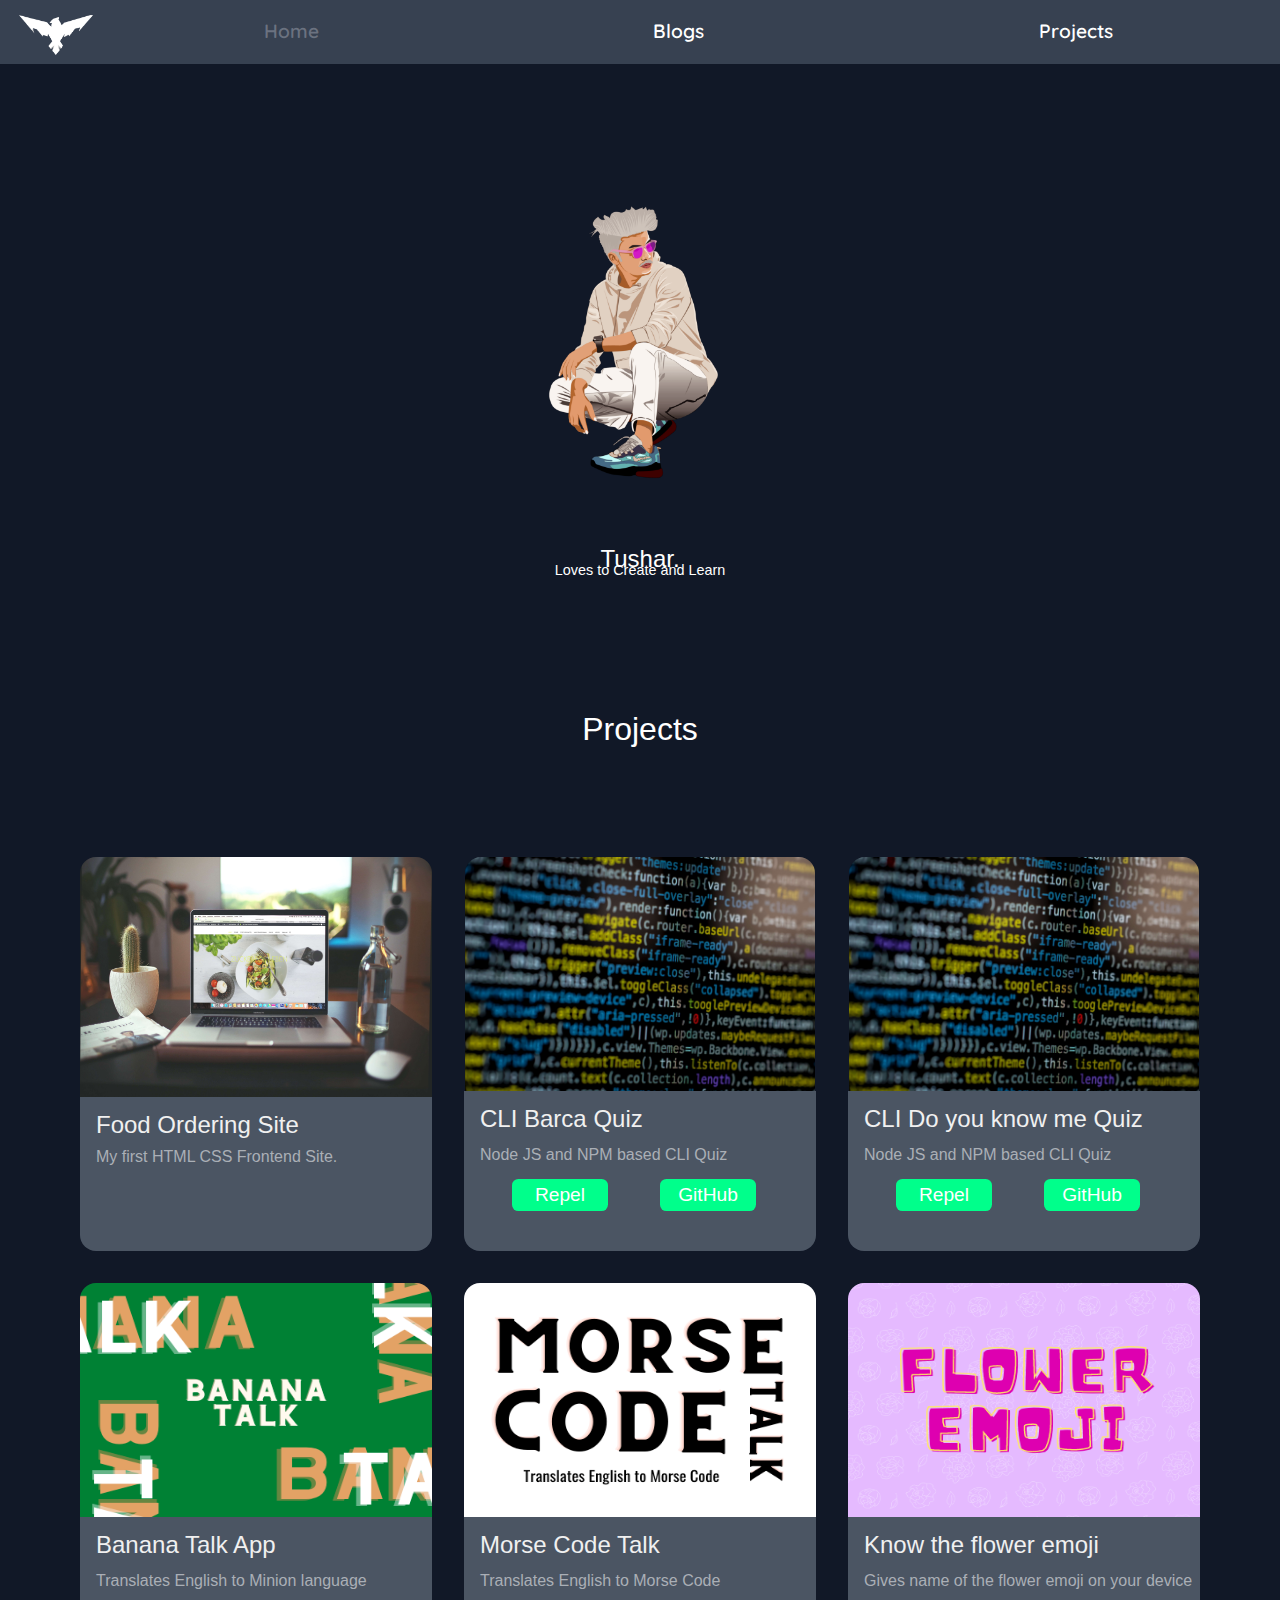
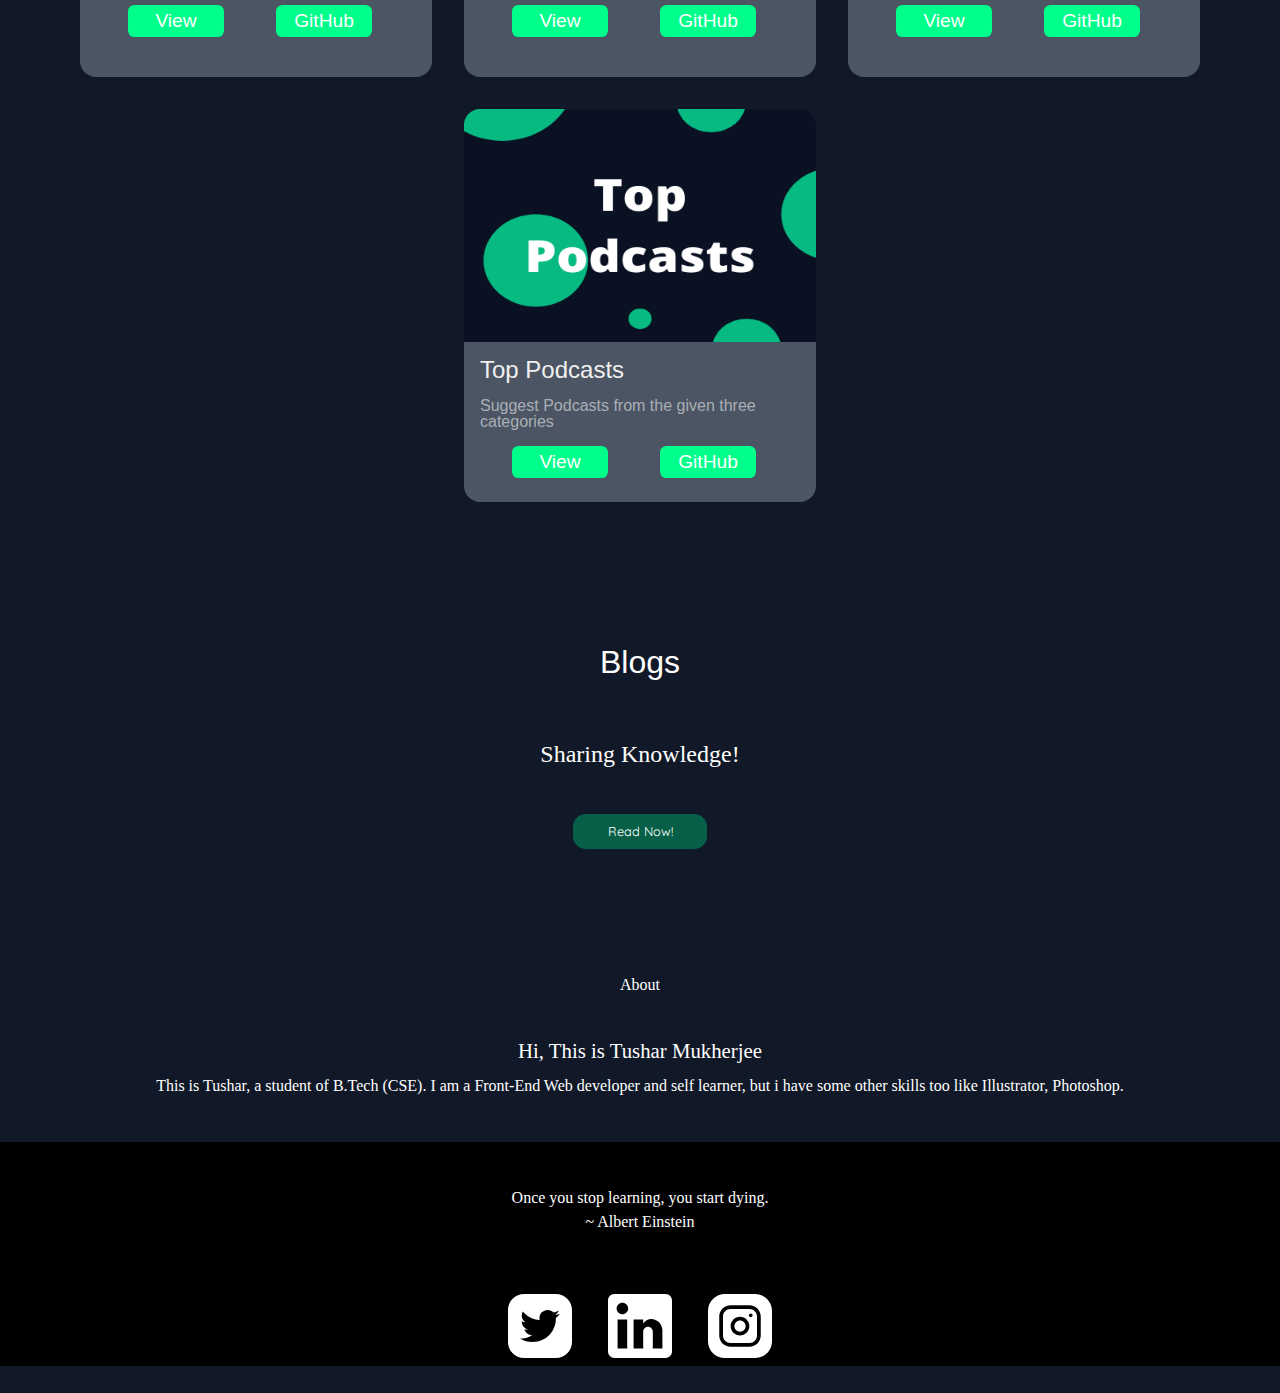
<file: index.html>
<!DOCTYPE html>
<html lang="en">
<head>
    <meta charset="UTF-8">
    <meta name="viewport" content="width=device-width, initial-scale=1.0">
    <title>Balak Tushar</title>
    <link rel="stylesheet" href="style.css"/>
    <link rel="preconnect" href="https://fonts.gstatic.com">
    <link href="https://fonts.googleapis.com/css2?family=Anton&display=swap" rel="stylesheet">
    <link href="https://fonts.googleapis.com/css2?family=Quicksand&display=swap" rel="stylesheet">
</head>
<body>
    
    <nav class="navbar">
        <div class="div-logo">
            <img class="logo" src="NEELpng3.png" alt="Logo">
        </div>
        <ul class=nav-ul>
            <li class="link-ref"><a class="link active" href="/">Home</a></li>
            <li class="link-ref"><a class="link" href="Blogs.html">Blogs</a></li>
            <li class="link-ref"><a class="link" href="projects.html">Projects</a></li>
        </ul>

    </nav>

    <header class="headername">
        <div class="mydiv">
            <img class="link-myimg" src="PicsArt_11-29-02.40.38.png" alt="Me!">
        </div>
        <div class="namecont">
        <h1 class="name">
            Tushar.
        </h1>
        <h3 class="namexp">
            Loves to Create and Learn
        </h3>
        </div>

    </header>

    <div class="sect-div">
        <h1 class="sect-head">
            Projects
        </h1>
        <!-- <span class="exp-pro">
            made and on working!
        </span> -->
     </div>


    <section class="sect-pro">
        


        <!-- <div class="projects"> -->
          <div class="p-food">
                      <img class="img-f" src="igor-miske-JVSgcV8_vb4-unsplash (1).jpg" alt="Food UI Site">
                  <div class="p-text1">
                      <h2 class="fos" id="fe">Food Ordering Site</h2>
                      <p class="fos" id="fe1">My first HTML CSS Frontend Site.</p>
                  </div>
                  <a class="pclick" href="https://serene-mahavira-693952.netlify.app/"></a>
            </div>

          <div class="p-cliapp">
                      <img class="img-cli" src="markus-spiske-4T5MTKMrjZg-unsplash (1).jpg" alt="CLI Quiz">
                  <div class="p-text2">
                      <h2 class="cli" id="cl">CLI Barca Quiz</h2>
                      <p class="cli" id="cl1">Node JS and NPM based CLI Quiz</p>
                      <button class="btn-d" onclick="location.href='https://repl.it/@ChetanTechnoman/barcaQuiz#index.js'" type="button">
                        Repel</button>
                      <button class="btn-d" onclick="location.href='https://github.com/TusharMukherjee/Barca-Quiz'" type="button">
                            GitHub</button>
                  </div>   
            </div>

            <div class="p-cliapp">
                <img class="img-cli" src="markus-spiske-4T5MTKMrjZg-unsplash (1).jpg" alt="CLI Quiz">
            <div class="p-text2">
                <h2 class="cli" id="cl">CLI Do you know me Quiz</h2>
                <p class="cli" id="cl1">Node JS and NPM based CLI Quiz</p>
                <button class="btn-d" onclick="location.href='https://repl.it/@ChetanTechnoman/dykmQuiz#index.js'" type="button">
                    Repel</button>
                <button class="btn-d" onclick="location.href='https://github.com/TusharMukherjee/Do-you-know-me'" type="button">
                        GitHub</button>
            </div>
            </div>


            <div class="p-cliapp">
                <img class="bta" src="banana.png" alt="CLI Quiz">
            <div class="p-text2">
                <h2 class="cli" id="cl">Banana Talk App</h2>
                <p class="cli" id="cl1">Translates English to Minion language</p>
                <button class="btn-d" onclick="location.href='https://banana-trans-lator.netlify.app/'" type="button">
                    View</button>
                <button class="btn-d" onclick="location.href='https://github.com/TusharMukherjee/Banana-Translator'" type="button">
                        GitHub</button>
            </div>
            </div>


            <div class="p-cliapp">
                <img class="bta" src="Morse.png" alt="CLI Quiz">
            <div class="p-text2">
                <h2 class="cli" id="cl">Morse Code Talk</h2>
                <p class="cli" id="cl1">Translates English to Morse Code</p>
                <button class="btn-d" onclick="location.href='https://englishtomorsetranslator.netlify.app/'" type="button">
                    View</button>
                <button class="btn-d" onclick="location.href='https://github.com/TusharMukherjee/Morse-Code'" type="button">
                        GitHub</button>
            </div>
            </div>


            <div class="p-cliapp">
                <img class="bta" src="Know the flower emoji on your phone.png" alt="KFE">
            <div class="p-text2">
                <h2 class="cli" id="cl">Know the flower emoji </h2>
                <p class="cli" id="cl1">Gives name of the flower emoji on your device</p>
                <button class="btn-d" onclick="location.href='https://j3gbo.csb.app/'" type="button">
                    View</button>
                    <a href="https://github.com/TusharMukherjee/Know-the-flower-emoji"><button  class="btn-d">GitHub</button></a>
                <!-- <button class="btn-d" onclick="location.href='https://github.com/TusharMukherjee/Know-the-flower-emoji'" type="button">
                        GitHub</button> -->
            </div>
            </div>


            <div class="p-cliapp">
                <img class="bta" src="Top Podcasts.png" alt="TP">
            <div class="p-text2">
                <h2 class="cli" id="cl">Top Podcasts </h2>
                <p class="cli" id="cl1">Suggest Podcasts from the given three categories</p>
                <button class="btn-d" onclick="location.href='https://pppik.csb.app/'" type="button">
                    View</button>
                    <a href="https://github.com/TusharMukherjee/Top-Podcasts"><button class="btn-d">GitHub</button></a>
                <!-- <button class="btn-d" onclick="location.href='https://github.com/TusharMukherjee/Top-Podcasts'" type="button">
                        GitHub</button> -->
            </div>
            </div>
      <!-- </div> -->
    </section>

    <section class="sect-blog">
        <h1 class="sect-blog1">
            Blogs
        </h1>
        <h3 id="blog-e">Sharing Knowledge!</h3>
        <div class="rNow"><a class="rtext" href="blogs.html">
            Read Now!</a>
        </div>
    </section>

    <div class="div-about">
        <h1 class="about">About</h1>
        <h2 class="intro">
         Hi, This is Tushar Mukherjee
        </h2>
        <p class="exp">
         This is Tushar, a student of B.Tech (CSE). I am a Front-End Web developer and self learner, but i have some other skills too like Illustrator, Photoshop. 
        </p>  
    </div>

    <footer class="foot">
        <div class="quote">
        <h2 class="foot-quote">
            Once you stop learning, you start dying.
        </h2>
        <p class="foot-owner">~ Albert Einstein</p>
        </div>

        <div class="social-links">
            <a href="https://twitter.com/tushar_l0?s=08">
                <img src="twitter.svg" alt="twitter" class="solink">
            </a>
            <a href="https://www.linkedin.com/in/tushar-mukherjee-3a3a60166/">
                <img src="linkedin-logo.svg" alt="linkedin" class="solink">
            </a>
            <a href="https://www.instagram.com/tushar_l0?r=nametag">
                <img src="instagram.svg" alt="instagram" class="solink">
        </div>
    </footer>

</body>
</html>
</file>
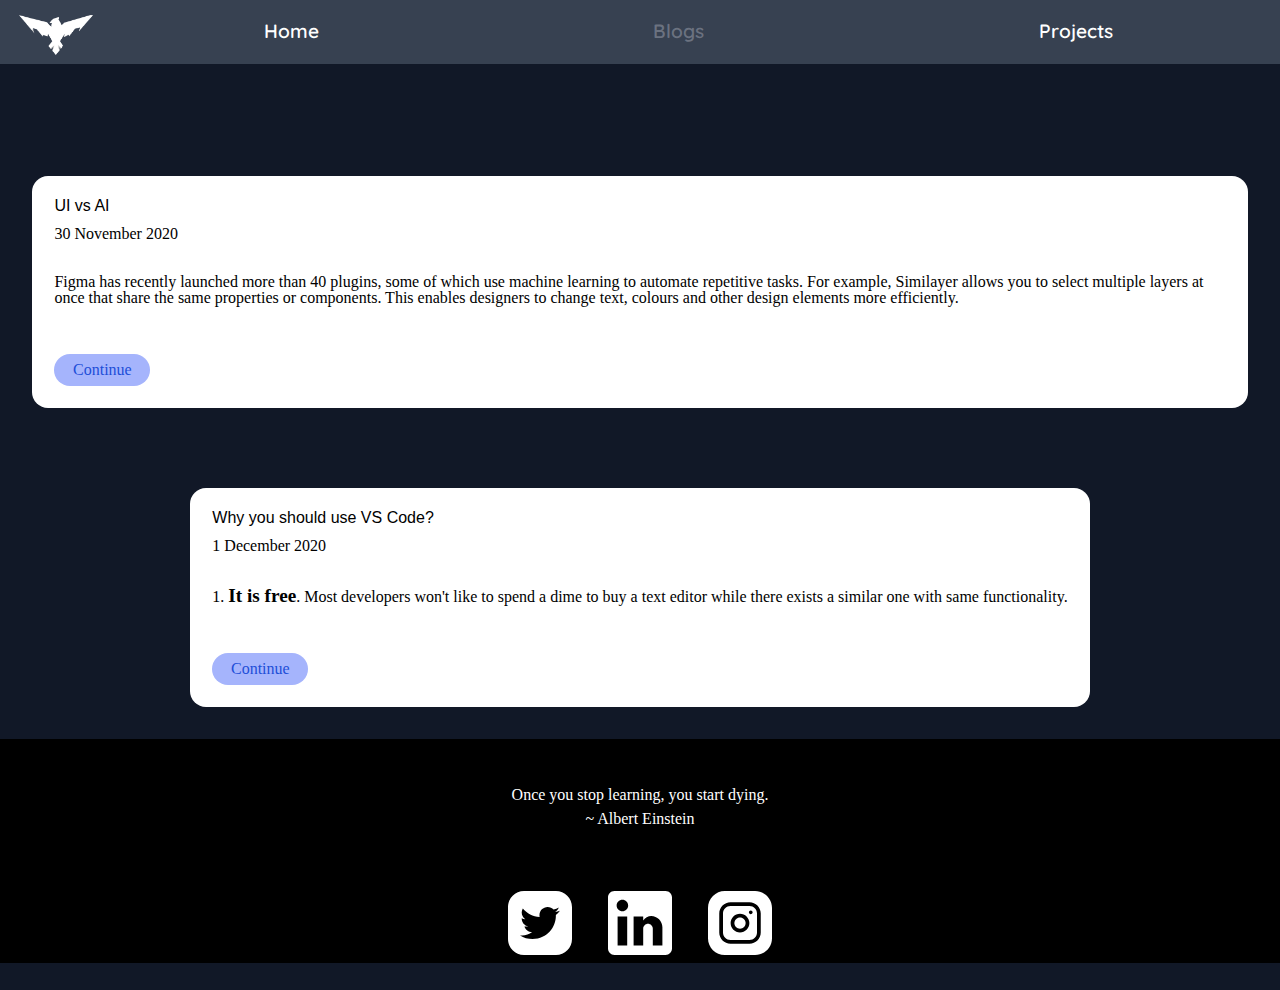
<file: blogs.html>
<!DOCTYPE html>
<html lang="en">
<head>
    <meta charset="UTF-8">
    <meta name="viewport" content="width=device-width, initial-scale=1.0">
    <link rel="stylesheet" href="style.css"/> 
    <link rel="preconnect" href="https://fonts.gstatic.com">
    <link href="https://fonts.googleapis.com/css2?family=Anton&display=swap" rel="stylesheet">
    <link href="https://fonts.googleapis.com/css2?family=Quicksand&display=swap" rel="stylesheet">
    <title>Document</title>
</head>
<body>
    <nav class="navbar">
        <div class="div-logo">
            <img class="logo" src="NEELpng3.png" alt="Logo">
        </div>
        <ul class="nav-ul">
            <li class="link-ref"><a href="index.html">Home</a></li>
            <li class="link-ref"><a class="active" href="">Blogs</a></li>
            <li class="link-ref"><a href="projects.html">Projects</a></li>
        </ul>

    </nav>
    <div class="b-logs">
    <section class="uiai">

        <h1 class="bhead">
            UI vs AI
        </h1>
        <small class="date">
            30 November 2020
        </small>
        <p class="pui">
            Figma has recently launched more than 40 plugins, some of which use machine learning to automate repetitive tasks. For example, Similayer allows you to select multiple layers at once that share the same properties or components. This enables designers to change text, colours and other design elements more efficiently.
        </p>
        <a class="continue" href="uivsai.html">
            Continue
        </a>

    </section>    

    <section class="uiai">
        <h1 class="bhead">
            Why you should use VS Code? 
        </h1>
        <small class="date">
            1 December 2020
        </small>
        <p class="pui">
            1. <span class="bold">It is free</span>. Most developers won't like to spend a dime to buy a text editor while there exists a similar one with same functionality.
        </p>
        <a class="continue" href="vscode.html">
            Continue
        </a>
    
    </section>
    </div>
    <footer class="foot">
        <div class="quote">
        <h2 class="foot-quote">
            Once you stop learning, you start dying.
        </h2>
        <p class="foot-owner">~ Albert Einstein</p>
        </div>

        <div class="social-links">
            <a href="https://twitter.com/tushar_l0?s=08">
                <img src="twitter.svg" alt="twitter" class="solink">
            </a>
            <a href="https://www.linkedin.com/in/tushar-mukherjee-3a3a60166/">
                <img src="linkedin-logo.svg" alt="linkedin" class="solink">
            </a>
            <a href="https://www.instagram.com/tushar_l0?r=nametag">
                <img src="instagram.svg" alt="instagram" class="solink">
        </div>
    </footer>
    
</body>
</html>
</file>
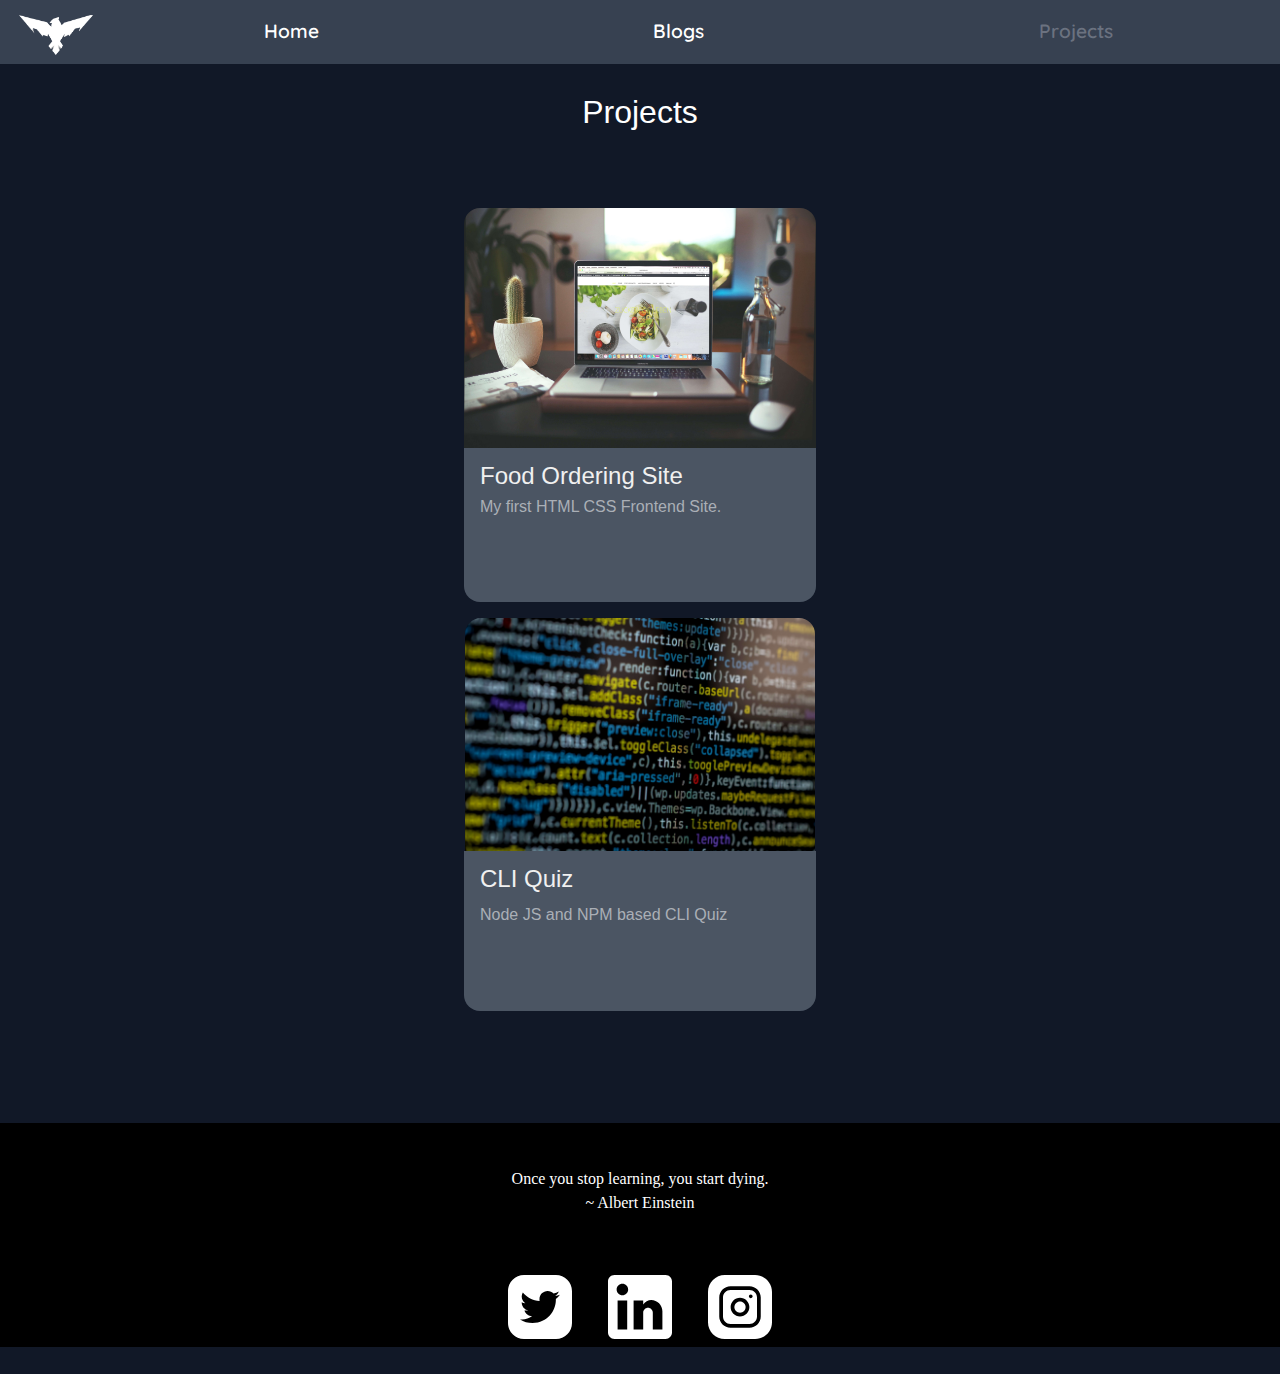
<file: projects.html>
<!DOCTYPE html>
<html lang="en">
<head>
    <meta charset="UTF-8">
    <meta name="viewport" content="width=device-width, initial-scale=1.0">
    <title>Balak Tushar</title>
    <link rel="stylesheet" href="style.css"/>
    <link rel="preconnect" href="https://fonts.gstatic.com">
    <link href="https://fonts.googleapis.com/css2?family=Anton&display=swap" rel="stylesheet">
    <link href="https://fonts.googleapis.com/css2?family=Quicksand&display=swap" rel="stylesheet">
</head>
<body>
    
    <nav class="navbar">
        <div class="div-logo">
            <img class="logo" src="NEELpng3.png" alt="Logo">
        </div>
        <ul class=nav-ul>
            <li class="link-ref"><a href="index.html">Home</a></li>
            <li class="link-ref"><a href="Blogs.html">Blogs</a></li>
            <li class="link-ref"><a class="active" href="">Projects</a></li>
        </ul>

    </nav>
    <section class="sect-pron">
        <div class="sect-div">
           <h1 class="sect-head">
               Projects
           </h1>
           <!-- <span class="exp-pro">
               made and on working!
           </span> -->
        </div>
        <div class="projects">
          <div class="p-food">
                      <img class="img-f" src="igor-miske-JVSgcV8_vb4-unsplash (1).jpg" alt="Food UI Site">
                  <div class="p-text1">
                      <h2 class="fos" id="fe">Food Ordering Site</h2>
                      <p class="fos" id="fe1">My first HTML CSS Frontend Site.</p>
                  </div>
                  <a class="pclick" href="https://serene-mahavira-693952.netlify.app/"></a>
          </div>

          <div class="p-cliapp">
                      <img class="img-cli" src="markus-spiske-4T5MTKMrjZg-unsplash (1).jpg" alt="CLI Quiz">
                  <div class="p-text2">
                      <h2 class="cli" id="cl">CLI Quiz</h2>
                      <p class="cli" id="cl1">Node JS and NPM based CLI Quiz</p>
                  </div>  
                  <a class="pclick1" href="https://github.com/TusharMukherjee/CLI-Barca-quiz"></a>  
          </div>
        </div>
    </section>
    <footer class="footp">
        <div class="quote">
        <h2 class="foot-quote">
            Once you stop learning, you start dying.
        </h2>
        <p class="foot-owner">~ Albert Einstein</p>
        </div>

        <div class="social-links">
            <a href="https://twitter.com/tushar_l0?s=08">
                <img src="twitter.svg" alt="twitter" class="solink">
            </a>
            <a href="https://www.linkedin.com/in/tushar-mukherjee-3a3a60166/">
                <img src="linkedin-logo.svg" alt="linkedin" class="solink">
            </a>
            <a href="https://www.instagram.com/tushar_l0?r=nametag">
                <img src="instagram.svg" alt="instagram" class="solink">
        </div>
    </footer>
</body>
</html>
</file>
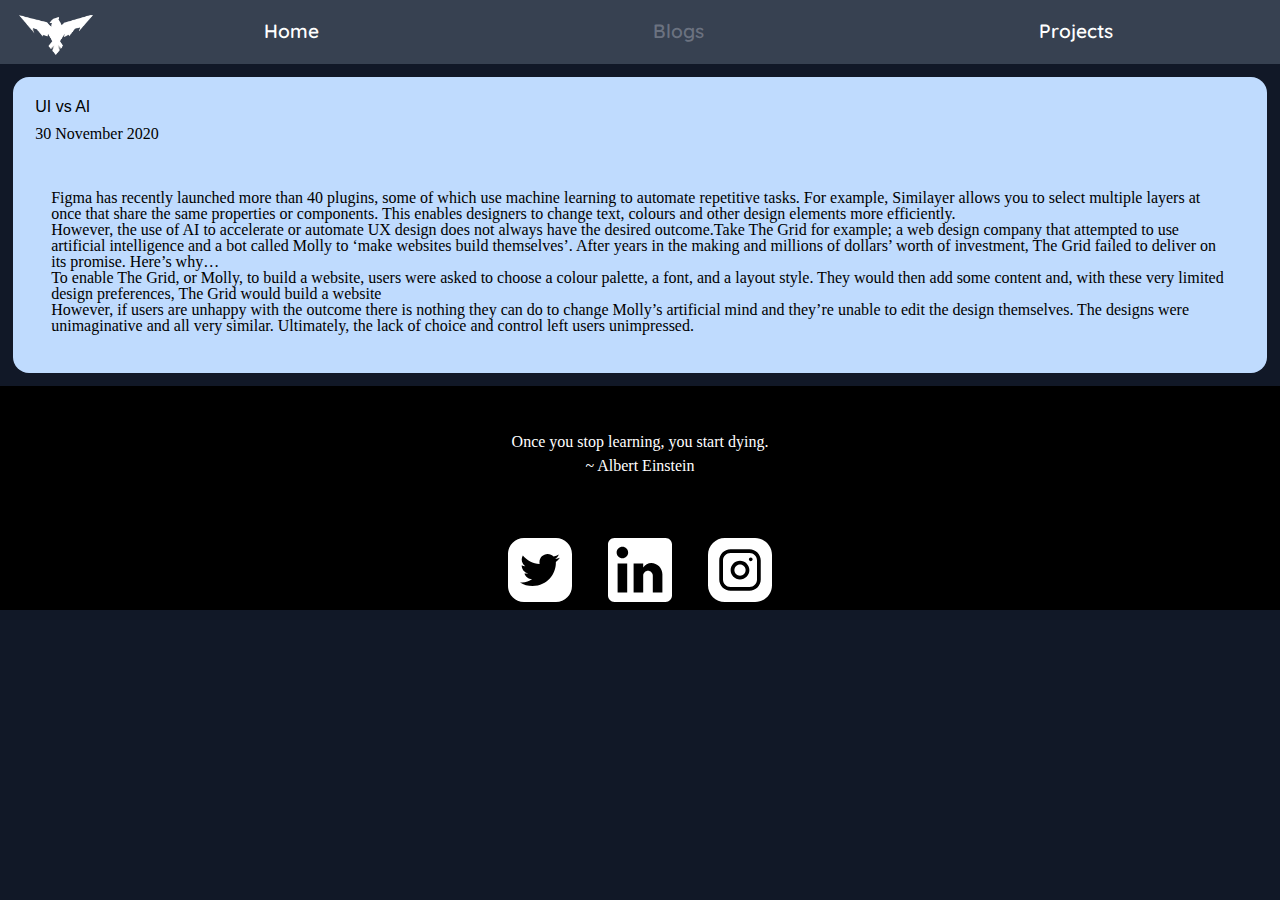
<file: uivsai.html>
<!DOCTYPE html>
<html lang="en">
<head>
    <meta charset="UTF-8">
    <meta name="viewport" content="width=device-width, initial-scale=1.0">
    <link rel="stylesheet" href="style.css"/> 
    <link rel="preconnect" href="https://fonts.gstatic.com">
    <link href="https://fonts.googleapis.com/css2?family=Anton&display=swap" rel="stylesheet">
    <link href="https://fonts.googleapis.com/css2?family=Quicksand&display=swap" rel="stylesheet">
    <title>Document</title>
</head>
<body>
    <nav class="navbar">
        <div class="div-logo">
            <img class="logo" src="NEELpng3.png" alt="Logo">
        </div>
        <ul class="nav-ul">
            <li class="link-ref"><a href="index.html">Home</a></li>
            <li class="link-ref"><a class="active" href="">Blogs</a></li>
            <li class="link-ref"><a href="projects.html">Projects</a></li>
        </ul>

    </nav>
    <div class="vsc">
        <section class="uiaim">
            <h1 class="bhead">
                UI vs AI
            </h1>
            <small class="date">
                30 November 2020
            </small>
            <p class="puim">
                Figma has recently launched more than 40 plugins, some of which use machine learning to automate repetitive tasks. For example, Similayer allows you to select multiple layers at once that share the same properties or components. This enables designers to change text, colours and other design elements more efficiently.<br>However, the use of AI to accelerate or automate UX design does not always have the desired outcome.Take The Grid for example; a web design company that attempted to use artificial intelligence and a bot called Molly to ‘make websites build themselves’. After years in the making and millions of dollars’ worth of investment, The Grid failed to deliver on its promise. Here’s why…<br>To enable The Grid, or Molly, to build a website, users were asked to choose a colour palette, a font, and a layout style. They would then add some content and, with these very limited design preferences, The Grid would build a website<br>However, if users are unhappy with the outcome there is nothing they can do to change Molly’s artificial mind and they’re unable to edit the design themselves. The designs were unimaginative and all very similar. Ultimately, the lack of choice and control left users unimpressed.
            </p>
        </section>
        </div>
    </div>
    <footer class="foot">
        <div class="quote">
        <h2 class="foot-quote">
            Once you stop learning, you start dying.
        </h2>
        <p class="foot-owner">~ Albert Einstein</p>
        </div>

        <div class="social-links">
            <a href="https://twitter.com/tushar_l0?s=08">
                <img src="twitter.svg" alt="twitter" class="solink">
            </a>
            <a href="https://www.linkedin.com/in/tushar-mukherjee-3a3a60166/">
                <img src="linkedin-logo.svg" alt="linkedin" class="solink">
            </a>
            <a href="https://www.instagram.com/tushar_l0?r=nametag">
                <img src="instagram.svg" alt="instagram" class="solink">
        </div>
    </footer>
</body>
</html>
</file>
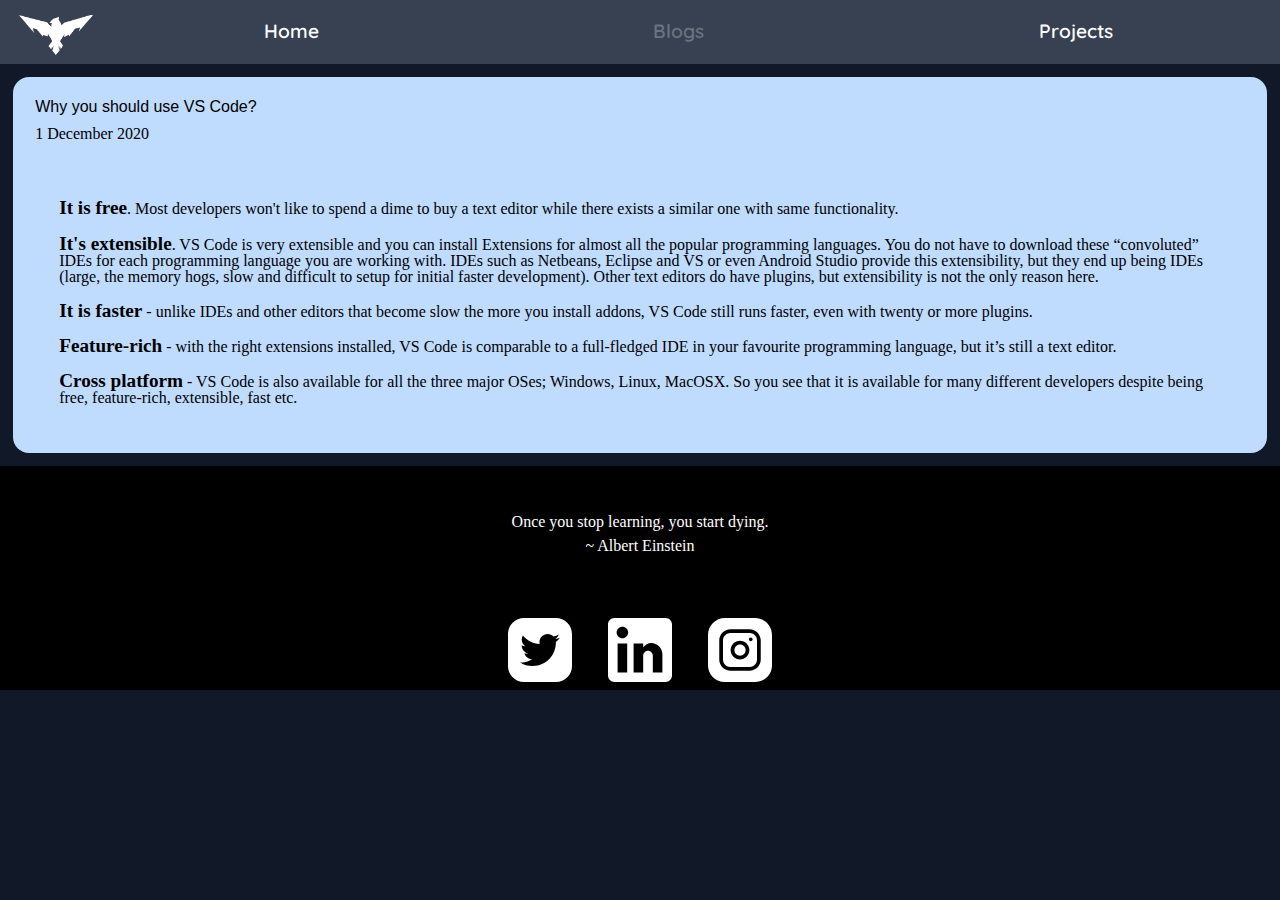
<file: vscode.html>
<!DOCTYPE html>
<html lang="en">
<head>
    <meta charset="UTF-8">
    <meta name="viewport" content="width=device-width, initial-scale=1.0">
    <link rel="stylesheet" href="style.css"/> 
    <link rel="preconnect" href="https://fonts.gstatic.com">
    <link href="https://fonts.googleapis.com/css2?family=Anton&display=swap" rel="stylesheet">
    <link href="https://fonts.googleapis.com/css2?family=Quicksand&display=swap" rel="stylesheet">
    <title>Document</title>
</head>
<body>
    <nav class="navbar">
        <div class="div-logo">
            <img class="logo" src="NEELpng3.png" alt="Logo">
        </div>
        <ul class="nav-ul">
            <li class="link-ref"><a href="index.html">Home</a></li>
            <li class="link-ref"><a class="active" href="">Blogs</a></li>
            <li class="link-ref"><a href="projects.html">Projects</a></li>
        </ul>

    </nav>
    <div class="vsc">
        <section class="uiaim">
            <h1 class="bhead">
                Why you should use VS Code? 
            </h1>
            <small class="date">
                1 December 2020
            </small>
            <div class="puim">
                <ul>
                    <li><span class="bold">It is free</span>. Most developers won't like to spend a dime to buy a text editor while there exists a similar one with same functionality.</li>
                    <li><span class="bold">It's extensible</span>. VS Code is very extensible and you can install Extensions for almost all the popular programming languages. You do not have to download these “convoluted” IDEs for each programming language you are working with. IDEs such as Netbeans, Eclipse and VS or even Android Studio provide this extensibility, but they end up being IDEs (large, the memory hogs, slow and difficult to setup for initial faster development). Other text editors do have plugins, but extensibility is not the only reason here.</li>
                    <li><span class="bold">It is faster</span> - unlike IDEs and other editors that become slow the more you install addons, VS Code still runs faster, even with twenty or more plugins.</li>
                    <li><span class="bold">Feature-rich</span> - with the right extensions installed, VS Code is comparable to a full-fledged IDE in your favourite programming language, but it’s still a text editor.</li>
                    <li><span class="bold">Cross platform</span> - VS Code is also available for all the three major OSes; Windows, Linux, MacOSX. So you see that it is available for many different developers despite being free, feature-rich, extensible, fast etc.</li>
                </ul>
            </div>
        </section>
        </div>
    </div>
    <footer class="foot">
        <div class="quote">
        <h2 class="foot-quote">
            Once you stop learning, you start dying.
        </h2>
        <p class="foot-owner">~ Albert Einstein</p>
        </div>

        <div class="social-links">
            <a href="https://twitter.com/tushar_l0?s=08">
                <img src="twitter.svg" alt="twitter" class="solink">
            </a>
            <a href="https://www.linkedin.com/in/tushar-mukherjee-3a3a60166/">
                <img src="linkedin-logo.svg" alt="linkedin" class="solink">
            </a>
            <a href="https://www.instagram.com/tushar_l0?r=nametag">
                <img src="instagram.svg" alt="instagram" class="solink">
        </div>
    </footer>
</body>
</html>
</file>
<file: style.css>
html, body, div, span, applet, object, iframe, h1, h2, h3, h4, h5, h6, p, blockquote, pre, a, abbr, acronym, address, big, cite, code, del, dfn, em, img, ins, kbd, q, s, samp, small, strike, strong, sub, sup, tt, var, b, u, i, center, dl, dt, dd, ol, ul, li, fieldset, form, label, legend, table, caption, tbody, tfoot, thead, tr, th, td, article, aside, canvas, details, embed, figure, figcaption, footer, header, hgroup, menu, nav, output, ruby, section, summary, time, mark, audio, video {
	margin: 0;
	padding: 0;
	border: 0;
	font-size: 100%;
	font: inherit;
	vertical-align: baseline;
}
article, aside, details, figcaption, figure, footer, header, hgroup, menu, nav, section {
	display: block;
}
body {
	line-height: 1;
}
ol, ul {
	list-style: none;
}
blockquote, q {
	quotes: none;
}
blockquote:before, blockquote:after,
q:before, q:after {
	content: '';
	content: none;
}
table {
	border-collapse: collapse;
	border-spacing: 0;
}



:root{
    background-color: #111827;
}
.navbar{
    display: flex;
    justify-content: center;
    align-items: center;
    background-color: #374151;
    height: 4rem;
    width: auto;
}
.logo{
    height: 2.5rem;
    flex-grow: 1;
    padding: 0.2rem;
    margin-left: 1rem;
    margin-top: 0.5rem;
}
ul li a{
    color: white;
    text-decoration: none;
}
.nav-ul .active {
    color: #6B7280
}
.nav-ul{
    display: flex;
    flex-grow: 2;
    justify-content: space-around;
    font-family: 'Quicksand', sans-serif;
    list-style: none;
    color: white;
    font-size: 1.2rem;
    font-weight: 600;
}
.headername{
    display: flex;
    flex-direction: column;
    align-items: center;
    margin: 5rem;
}
.link-myimg{
    height: 25rem;
}
.namecont{
    display: flex;
    flex-direction: column;
    align-items: center;
    color: white;
    font-size: 1.5rem;
    font-family: 'Helvetica', serif;
    font-weight: 100;
    margin: 0, 0, 5px, 0;
}
.namexp{
    font-weight: lighter;
    font-size: 0.9rem;
    margin: -0.5rem;
}
.sect-pro{
    display: flex;
    justify-content: center;
    flex-wrap: wrap;
    margin-top: 2rem;
}
.sect-head{
    color: white;
    font-size: 2rem;
    margin: 4rem;
    font-family: 'Helvetica', serif;
}
.sect-div{
        display: flex;
        flex-direction: column;
        align-items: center;
}
.sect-divn {
    display: flex;
    flex-direction: column;
    align-items: center;
    margin-top: 2rem;
    margin-bottom: -5rem;
}
/* .projects{
    display: flex;
    flex-direction: column;
    flex-wrap: wrap;
    align-items: center;
} */
.p-food{
    display: flex;
    flex-direction: column;
    align-items: center;
    margin: 1rem;
    width: 22rem;
}
.pclick{
    background-color: transparent;
    height: 21rem;
    width: 23rem;
    margin-top: -21rem;
}
.btn-d{
    background-color: #00FF8B;
    border-radius: 0.4rem;
    border: 0rem;
    height: 2rem;
    width: 6rem;
    margin-left: 3rem;
    margin-top: 1rem;
    font-size: 1.2rem;
    color: white;
}
.btn-d:hover{
    background-color: rgb(6,95,70);
}
.img-f{
    height: 15rem;
    width: 22rem;
    border-top-left-radius: 1rem;
    border-top-right-radius: 1rem;
}
.p-text1{
    display: flex;
    flex-direction: column;
    background-color: #4B5563;
    height: 9.6rem;
    width: 22rem;
    border-bottom-left-radius: 1rem;
    border-bottom-right-radius: 1rem;
}
.fos{
    color: rgb(240, 240, 240);
    font-family: 'Helvetica', serif;
    font-weight: lighter;
    margin-left: 1rem;
}
#fe{
    margin-top: 1rem;
    font-size: 1.5rem;
}
#fe1{
    margin-top: 0.7rem;
    font-size: 1rem;
    color: #aaafb6;
}
.p-cliapp{
    display: flex;
    flex-direction: column;
    align-items: center;
    margin: 1rem;
    width: 22rem;
}
.pclick1{
    background-color: transparent;
    height: 23rem;
    width: 22rem;
    margin-top: -23rem;
}
.img-cli{
    height: 14.6rem;
    border-top-left-radius: 1rem;
    border-top-right-radius: 1rem;
}
.p-text2{
    background-color: #4B5563;
    height: 10rem;
    width: 22rem;
    border-bottom-left-radius: 1rem;
    border-bottom-right-radius: 1rem;
}
.cli{
    color: rgb(240, 240, 240);
    font-family: 'Helvetica', serif;
    font-weight: lighter;
    margin-left: 1rem;
}
#cl{
    margin-top: 1rem;
    font-size: 1.5rem;
}
#cl1{
    margin-top: 1rem;
    font-size: 1rem;
    color: #aaafb6;
}
.bta{
    height: 14.6rem;
    width: 22rem;
    border-top-left-radius: 1rem;
    border-top-right-radius: 1rem;
}
.sect-blog{
    display: flex;
    flex-direction: column;
    align-items: center;
    color: white;
    margin-top: 8rem;
}
.sect-blog1{
    font-size: 2rem;
    font-family: 'Helvetica', serif;
}
#blog-e{
    margin-top: 4rem;
    font-size: 1.5rem;
}
.rtext{
    color: white;
    text-decoration: none;
}
.rNow{
    font-family: 'Quicksand', sans-serif;
    margin-top: 3rem;
    text-align: center;
    font-size: 0.8rem;
    padding: 0.7rem;
    width: 7rem;
    background-color: #065F46;
    border-radius: 0.8rem;
}
.div-about{
    display: flex;
    flex-direction: column;
    align-items: center;
    color: white;
    margin: 3rem;
    margin-top: 8rem;
    text-align: center;
}
.about{
    margin-bottom: 3rem;
}
.intro{
    margin-bottom: 1rem;
    font-size: 1.3rem;
}
.exp{
    margin: 0rem;
}
.foot{
    display: flex;
    flex-direction: column;
    align-items: center;
    background-color: black;
    color: white;
    height: 14rem;
}
.foot-quote{
    text-align: center;
    font-size: 1rem;
    margin-bottom: 0.5rem;
    margin-top: 3rem;
}
.foot-owner{
    text-align: center;
    margin-bottom: 3rem;
}
.solink{
    filter: invert(1);
    height: 4rem;
    margin-bottom: 1rem;
    padding: 1rem;
}
.b-logs{
    display: flex;
    flex-direction: column;
    align-items: center;
    padding: 2rem;
}
.uiai{
    display: flex;
    flex-direction: column;
    margin-top: 5rem;
    background-color: white;
    border-radius: 1rem;
    padding: 1.4rem;
}
.bhead{
    font-family: Arial, Helvetica, sans-serif;
    margin-bottom: 0.7rem;
    font-size: 1rem;
}
.date{
    margin-bottom: 2rem;
}
.pui{
    margin-bottom: 3rem;
}
.continue{
    color: #1D4ED8;
    width: 5rem;
    text-align: center;
    padding: 0.5rem;
    background-color: #A5B4FC;
    border-radius: 1rem;
}
ul li{
    padding: 0.5rem;
}
.bold{
    font-size: 1.2rem;
    font-weight: bold;
}
.uiaim{
    display: flex;
    flex-direction: column;
    margin: 0.8rem;
    background-color: #BFDBFE;
    border-radius: 1rem;
    padding: 1.4rem;
}
.puim{
    margin: 1rem;
}
.sect-pron{
    display: flex;
    flex-direction: column;
    align-items: center;
    margin-top: -2rem;
}
.footp{
    margin-top: 6rem;
    display: flex;
    flex-direction: column;
    align-items: center;
    background-color: black;
    color: white;
    height: 14rem;
}
a:link{
    text-decoration: none;
}
a:visited{
    text-decoration: none;
}
</file>
